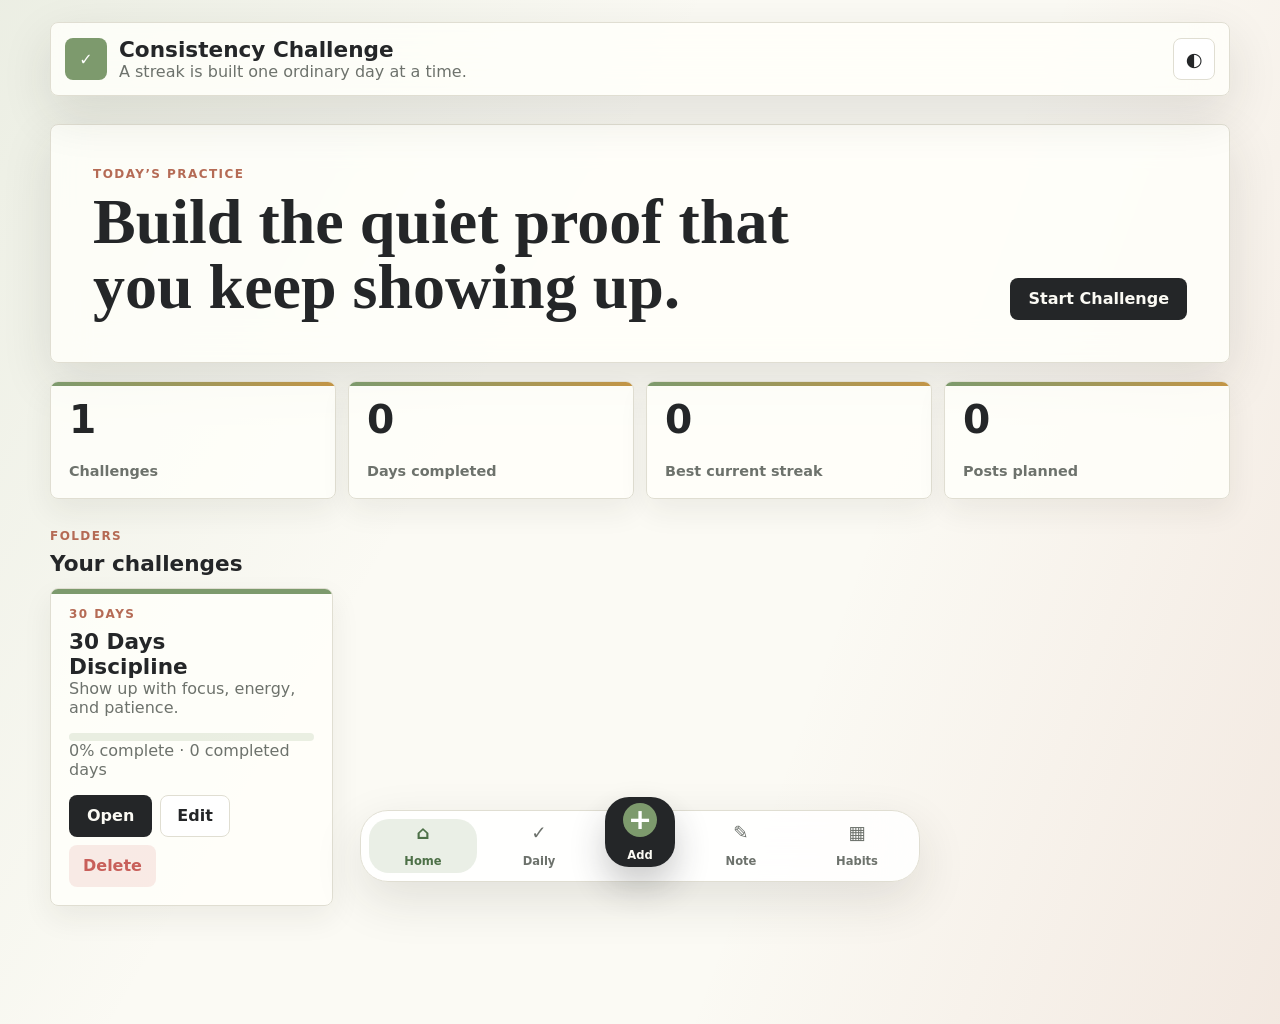
<file: index.html>
<!DOCTYPE html>
<html lang="en">
<head>
  <meta charset="UTF-8">
  <meta name="viewport" content="width=device-width, initial-scale=1.0">
  <title>Consistency Challenge</title>
  <link rel="stylesheet" href="style.css">
</head>
<body>
  <div class="app-shell">
    <header class="topbar">
      <button class="icon-button ghost hidden" id="backBtn" aria-label="Back to dashboard">←</button>
      <div class="brand">
        <span class="brand-mark">✓</span>
        <div>
          <h1>Consistency Challenge</h1>
          <p id="quoteText">Small promises, kept daily.</p>
        </div>
      </div>
      <div class="topbar-actions">
        <button class="icon-button" id="themeToggle" aria-label="Toggle dark mode">◐</button>
      </div>
    </header>

    <main>
      <section id="homeView" class="view active">
        <div class="home-hero">
          <div>
            <p class="eyebrow">Today’s practice</p>
            <h2>Build the quiet proof that you keep showing up.</h2>
          </div>
          <button class="primary-button" id="newChallengeBtn">Start Challenge</button>
        </div>

        <div class="stats-grid" id="homeStats"></div>

        <div class="section-heading">
          <div>
            <p class="eyebrow">Folders</p>
            <h3>Your challenges</h3>
          </div>
        </div>
        <div class="challenge-grid" id="challengeGrid"></div>
      </section>

      <section id="workspaceView" class="view">
        <div class="workspace-head">
          <div>
            <p class="eyebrow" id="workspaceMeta">Challenge</p>
            <h2 id="workspaceTitle"></h2>
            <p id="workspaceGoal" class="muted"></p>
          </div>
          <div class="workspace-progress">
            <span id="workspacePct">0%</span>
            <small>overall</small>
          </div>
        </div>

        <nav class="tabs" aria-label="Challenge sections">
          <button class="tab active" data-tab="daily">Daily</button>
          <button class="tab" data-tab="createNote">CreateNote</button>
          <button class="tab" data-tab="habits">Habits</button>
          <button class="tab" data-tab="analytics">Analytics</button>
          <button class="tab" data-tab="calendar">Calendar</button>
        </nav>

        <div id="dailyTab" class="tab-panel active"></div>
        <div id="createNoteTab" class="tab-panel"></div>
        <div id="habitsTab" class="tab-panel"></div>
        <div id="analyticsTab" class="tab-panel"></div>
        <div id="calendarTab" class="tab-panel"></div>
      </section>
    </main>
  </div>

  <nav class="bottom-nav" id="bottomNav" aria-label="Quick navigation">
    <button class="nav-item active" data-bottom-home>
      <span>⌂</span>
      <small>Home</small>
    </button>
    <button class="nav-item" data-bottom-tab="daily">
      <span>✓</span>
      <small>Daily</small>
    </button>
    <button class="nav-add" id="navAddBtn" aria-label="Add">
      <span>+</span>
      <small id="navAddLabel">Add</small>
    </button>
    <button class="nav-item" data-bottom-tab="createNote">
      <span>✎</span>
      <small>Note</small>
    </button>
    <button class="nav-item" data-bottom-tab="habits">
      <span>▦</span>
      <small>Habits</small>
    </button>
  </nav>

  <div class="modal-backdrop" id="challengeModal" aria-hidden="true">
    <form class="modal" id="challengeForm">
      <div class="modal-head">
        <h3 id="challengeModalTitle">Create challenge</h3>
        <button type="button" class="icon-button ghost" data-close="challengeModal" aria-label="Close">×</button>
      </div>
      <label>Challenge name<input name="name" required maxlength="48" placeholder="30 Days Discipline"></label>
      <div class="form-row">
        <label>Duration<input name="duration" type="number" min="7" max="365" required value="30"></label>
        <label>Start date<input name="startDate" type="date" required></label>
      </div>
      <label>Accent color<input name="accent" type="color" value="#7D9A6D"></label>
      <label>Motivation goal<textarea name="goal" rows="3" placeholder="Why does this season matter?"></textarea></label>
      <div class="modal-actions">
        <button type="button" class="secondary-button" data-close="challengeModal">Cancel</button>
        <button class="primary-button" type="submit">Save Challenge</button>
      </div>
    </form>
  </div>

  <div class="modal-backdrop" id="habitModal" aria-hidden="true">
    <form class="modal" id="habitForm">
      <div class="modal-head">
        <h3>Add habit</h3>
        <button type="button" class="icon-button ghost" data-close="habitModal" aria-label="Close">×</button>
      </div>
      <div class="icon-picker" id="iconPicker"></div>
      <label>Habit name<input name="name" required maxlength="42" placeholder="Read 10 pages"></label>
      <div class="form-row">
        <label>Target time<input name="time" type="time"></label>
        <label>Icon<input name="icon" id="habitIconInput" readonly value="📚"></label>
      </div>
      <label>Description<textarea name="description" rows="3" placeholder="Optional note or success criteria"></textarea></label>
      <div class="modal-actions">
        <button type="button" class="secondary-button" data-close="habitModal">Cancel</button>
        <button class="primary-button" type="submit">Add Habit</button>
      </div>
    </form>
  </div>

  <div class="toast" id="toast"></div>
  <div class="celebration" id="celebration" aria-hidden="true">
    <div class="celebration-card">
      <button class="icon-button ghost" id="closeCelebration" aria-label="Close">×</button>
      <span class="spark">✦</span>
      <h3>Day complete</h3>
      <p>You kept today’s promise. That counts.</p>
    </div>
  </div>

  <canvas id="confettiCanvas" aria-hidden="true"></canvas>
  <script src="script.js"></script>
</body>
</html>
</file>
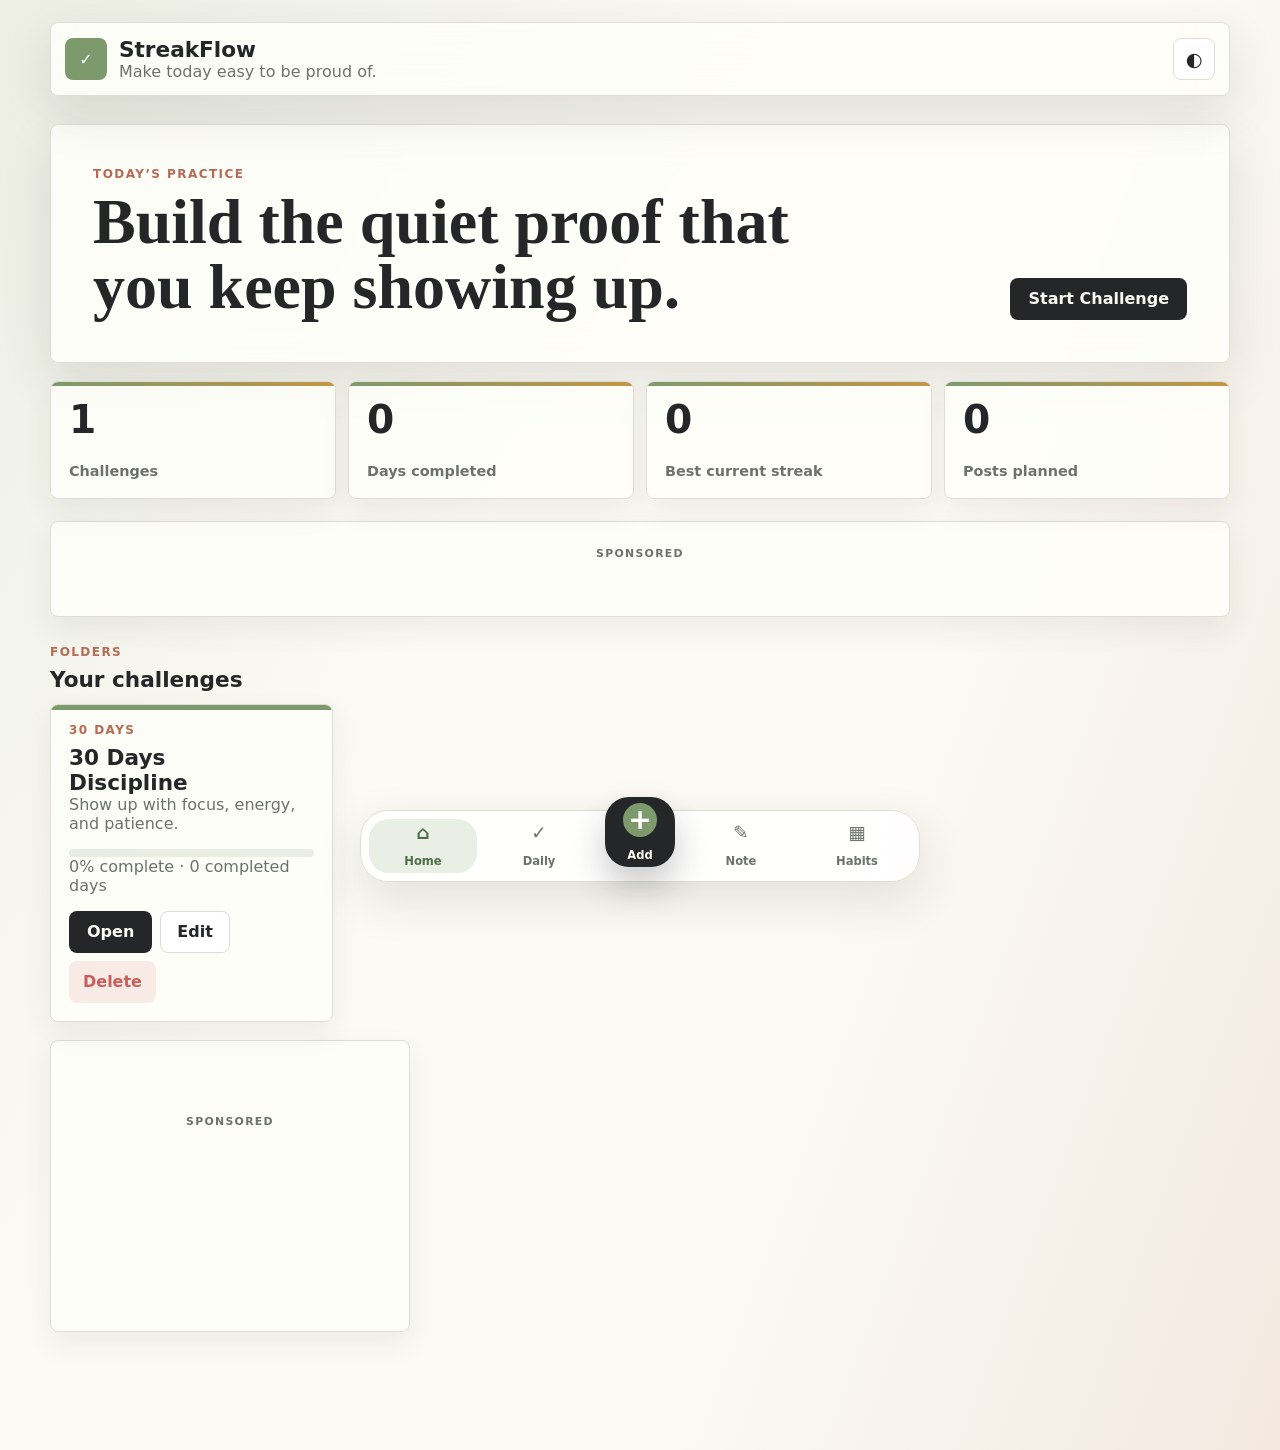
<file: V1/index.html>
<!DOCTYPE html>
<html lang="en">
<head>
  <meta charset="UTF-8">
  <meta name="viewport" content="width=device-width, initial-scale=1.0">
  <title>StreakFlow</title>
  <link rel="stylesheet" href="style.css">
</head>
<body>
  <div class="app-shell">
    <header class="topbar">
      <button class="icon-button ghost hidden" id="backBtn" aria-label="Back to dashboard">←</button>
      <div class="brand">
        <span class="brand-mark">✓</span>
        <div>
          <h1>StreakFlow</h1>
          <p id="quoteText">Small promises, kept daily.</p>
        </div>
      </div>
      <div class="topbar-actions">
        <button class="icon-button" id="themeToggle" aria-label="Toggle dark mode">◐</button>
      </div>
    </header>

    <main>
      <section id="homeView" class="view active">
        <div class="home-hero">
          <div>
            <p class="eyebrow">Today’s practice</p>
            <h2>Build the quiet proof that you keep showing up.</h2>
          </div>
          <button class="primary-button" id="newChallengeBtn">Start Challenge</button>
        </div>

        <div class="stats-grid" id="homeStats"></div>

        <section class="ad-slot home-native-ad" aria-label="Sponsored">
          <div class="ad-label">Sponsored</div>
          <div class="ad-frame">
            <div id="container-b2de646a9c5e744002e39f02c521c6ff"></div>
          </div>
        </section>

        <div class="section-heading">
          <div>
            <p class="eyebrow">Folders</p>
            <h3>Your challenges</h3>
          </div>
        </div>
        <div class="challenge-grid" id="challengeGrid"></div>

        <section class="ad-slot home-banner-ad" aria-label="Sponsored">
          <div class="ad-label">Sponsored</div>
          <div class="ad-frame" id="homeBannerAdSlot"></div>
        </section>
      </section>

      <section id="workspaceView" class="view">
        <div class="workspace-head">
          <div>
            <p class="eyebrow" id="workspaceMeta">Challenge</p>
            <h2 id="workspaceTitle"></h2>
            <p id="workspaceGoal" class="muted"></p>
          </div>
          <div class="workspace-progress">
            <span id="workspacePct">0%</span>
            <small>overall</small>
          </div>
        </div>

        <nav class="tabs" aria-label="Challenge sections">
          <button class="tab active" data-tab="daily">Daily</button>
          <button class="tab" data-tab="habits">Habits</button>
          <button class="tab" data-tab="analytics">Analytics</button>
          <button class="tab" data-tab="calendar">Calendar</button>
        </nav>

        <div id="dailyTab" class="tab-panel active"></div>
        <div id="habitsTab" class="tab-panel"></div>
        <div id="analyticsTab" class="tab-panel"></div>
        <div id="calendarTab" class="tab-panel"></div>
      </section>
    </main>
  </div>

  <nav class="bottom-nav" id="bottomNav" aria-label="Quick navigation">
    <button class="nav-item active" data-bottom-home>
      <span>⌂</span>
      <small>Home</small>
    </button>
    <button class="nav-item" data-bottom-tab="daily">
      <span>✓</span>
      <small>Daily</small>
    </button>
    <button class="nav-add" id="navAddBtn" aria-label="Add">
      <span>+</span>
      <small id="navAddLabel">Add</small>
    </button>
    <a class="nav-item" href="createnote.html">
      <span>✎</span>
      <small>Note</small>
    </a>
    <button class="nav-item" data-bottom-tab="habits">
      <span>▦</span>
      <small>Habits</small>
    </button>
  </nav>

  <div class="modal-backdrop" id="challengeModal" aria-hidden="true">
    <form class="modal" id="challengeForm">
      <div class="modal-head">
        <h3 id="challengeModalTitle">Create challenge</h3>
        <button type="button" class="icon-button ghost" data-close="challengeModal" aria-label="Close">×</button>
      </div>
      <label>Challenge name<input name="name" required maxlength="48" placeholder="30 Days Discipline"></label>
      <div class="form-row">
        <label>Duration<input name="duration" type="number" min="7" max="365" required value="30"></label>
        <label>Start date<input name="startDate" type="date" required></label>
      </div>
      <label>Accent color<input name="accent" type="color" value="#7D9A6D"></label>
      <label>Motivation goal<textarea name="goal" rows="3" placeholder="Why does this season matter?"></textarea></label>
      <div class="modal-actions">
        <button type="button" class="secondary-button" data-close="challengeModal">Cancel</button>
        <button class="primary-button" type="submit">Save Challenge</button>
      </div>
    </form>
  </div>

  <div class="modal-backdrop" id="habitModal" aria-hidden="true">
    <form class="modal" id="habitForm">
      <div class="modal-head">
        <h3>Add habit</h3>
        <button type="button" class="icon-button ghost" data-close="habitModal" aria-label="Close">×</button>
      </div>
      <div class="icon-picker" id="iconPicker"></div>
      <label>Habit name<input name="name" required maxlength="42" placeholder="Read 10 pages"></label>
      <div class="form-row">
        <label>Target time<input name="time" type="time"></label>
        <label>Icon<input name="icon" id="habitIconInput" readonly value="📚"></label>
      </div>
      <label>Description<textarea name="description" rows="3" placeholder="Optional note or success criteria"></textarea></label>
      <div class="modal-actions">
        <button type="button" class="secondary-button" data-close="habitModal">Cancel</button>
        <button class="primary-button" type="submit">Add Habit</button>
      </div>
    </form>
  </div>

  <div class="toast" id="toast"></div>
  <div class="celebration" id="celebration" aria-hidden="true">
    <div class="celebration-card">
      <button class="icon-button ghost" id="closeCelebration" aria-label="Close">×</button>
      <span class="spark">✦</span>
      <h3>Day complete</h3>
      <p>You kept today’s promise. That counts.</p>
    </div>
  </div>

  <canvas id="confettiCanvas" aria-hidden="true"></canvas>
  <script src="script.js"></script>
</body>
</html>
</file>
<file: style.css>
:root {
  --paper: #fbfaf4;
  --surface: rgba(255, 255, 250, 0.82);
  --surface-strong: #ffffff;
  --ink: #242628;
  --muted: #6d726c;
  --line: #e0ded2;
  --primary: #7d9a6d;
  --primary-dark: #4d7047;
  --clay: #b56b55;
  --gold: #c39546;
  --danger: #c85f5a;
  --shadow: 0 18px 50px rgba(44, 42, 35, 0.12);
  --radius: 8px;
  --font: Inter, ui-sans-serif, system-ui, -apple-system, BlinkMacSystemFont, "Segoe UI", sans-serif;
  --serif: Georgia, "Times New Roman", serif;
}

* { box-sizing: border-box; }

html, body {
  overflow-x: hidden;
}

body {
  margin: 0;
  min-height: 100vh;
  color: var(--ink);
  font-family: var(--font);
  background:
    linear-gradient(120deg, rgba(125, 154, 109, 0.12), transparent 38%),
    linear-gradient(290deg, rgba(181, 107, 85, 0.12), transparent 36%),
    var(--paper);
  transition: background 0.25s ease, color 0.25s ease;
}

body.dark {
  --paper: #171a18;
  --surface: rgba(30, 34, 30, 0.86);
  --surface-strong: #232823;
  --ink: #f2f0e8;
  --muted: #a9afa5;
  --line: #3b413b;
  --primary: #9dbc8a;
  --primary-dark: #bfd4b0;
  --clay: #d28b78;
  --gold: #d6b15f;
  --danger: #df807b;
  --shadow: 0 20px 55px rgba(0, 0, 0, 0.34);
}

button, input, textarea { font: inherit; }
button { cursor: pointer; }

.app-shell {
  width: min(1180px, calc(100% - 32px));
  margin: 0 auto;
  padding: 22px 0 118px;
}

.topbar, .home-hero, .workspace-head, .modal, .celebration-card {
  background: var(--surface);
  border: 1px solid var(--line);
  border-radius: var(--radius);
  box-shadow: var(--shadow);
  backdrop-filter: blur(18px);
}

.topbar {
  display: flex;
  align-items: center;
  justify-content: space-between;
  gap: 14px;
  padding: 14px;
  position: sticky;
  top: 12px;
  z-index: 10;
}

.brand {
  display: flex;
  align-items: center;
  gap: 12px;
  min-width: 0;
}

.brand-mark {
  display: grid;
  place-items: center;
  width: 42px;
  height: 42px;
  border-radius: var(--radius);
  background: var(--primary);
  color: white;
  font-weight: 800;
}

h1, h2, h3, p { margin: 0; }
h1 { font-size: clamp(1rem, 3vw, 1.35rem); }
h2 { font-family: var(--serif); font-size: clamp(2rem, 5vw, 4rem); line-height: 1.02; letter-spacing: 0; overflow-wrap: anywhere; }
h3 { font-size: 1.35rem; }

.brand p, .muted { color: var(--muted); }
.eyebrow {
  color: var(--clay);
  font-size: 0.75rem;
  font-weight: 800;
  letter-spacing: 0.12em;
  text-transform: uppercase;
  margin-bottom: 8px;
}

.view { display: none; animation: rise 0.28s ease; }
.view.active { display: block; }

.home-hero {
  display: flex;
  justify-content: space-between;
  align-items: end;
  gap: 20px;
  margin: 28px 0 18px;
  padding: clamp(22px, 5vw, 42px);
}

.home-hero h2 { max-width: 780px; }
.home-hero > *, .workspace-head > *, .tracker-card > *, .day-card > * { min-width: 0; }

.primary-button, .secondary-button, .danger-button, .icon-button, .tab {
  border: 0;
  border-radius: var(--radius);
  min-height: 42px;
  transition: transform 0.16s ease, opacity 0.16s ease, background 0.2s ease;
}

.primary-button {
  background: var(--ink);
  color: var(--paper);
  padding: 0 18px;
  font-weight: 800;
  white-space: nowrap;
}

.secondary-button {
  background: var(--surface-strong);
  color: var(--ink);
  border: 1px solid var(--line);
  padding: 0 16px;
  font-weight: 700;
}

.danger-button {
  background: rgba(200, 95, 90, 0.12);
  color: var(--danger);
  padding: 0 14px;
  font-weight: 800;
}

.icon-button {
  width: 42px;
  display: grid;
  place-items: center;
  background: var(--surface-strong);
  border: 1px solid var(--line);
  color: var(--ink);
  font-size: 1.2rem;
}

.ghost { background: transparent; box-shadow: none; }
button:hover { transform: translateY(-1px); }
button:active { transform: translateY(0); }
.hidden { display: none !important; }

.stats-grid {
  display: grid;
  grid-template-columns: repeat(4, minmax(0, 1fr));
  gap: 12px;
  margin: 18px 0 30px;
}

.stat-card, .challenge-card, .habit-card, .analytics-card, .calendar, .daily-layout > *, .heatmap, .chart-card, .content-editor, .content-queue {
  background: var(--surface);
  border: 1px solid var(--line);
  border-radius: var(--radius);
  box-shadow: 0 12px 30px rgba(40, 40, 35, 0.07);
}

.stat-card {
  min-height: 118px;
  padding: 18px;
  display: grid;
  align-content: space-between;
  gap: 16px;
  position: relative;
  overflow: hidden;
}

.stat-card::before {
  content: "";
  position: absolute;
  inset: 0 0 auto;
  height: 4px;
  background: linear-gradient(90deg, var(--primary), var(--gold));
}

.stat-card strong {
  display: block;
  font-size: clamp(1.9rem, 4vw, 2.45rem);
  line-height: 1;
  letter-spacing: 0;
}

.stat-card span {
  color: var(--muted);
  font-size: 0.9rem;
  font-weight: 800;
  line-height: 1.25;
}

.section-heading {
  display: flex;
  justify-content: space-between;
  align-items: center;
  margin: 18px 0 12px;
}

.challenge-grid {
  display: grid;
  grid-template-columns: repeat(auto-fill, minmax(250px, 1fr));
  gap: 16px;
}

.challenge-card {
  padding: 18px;
  display: grid;
  gap: 16px;
  position: relative;
  overflow: hidden;
}

.challenge-card::before {
  content: "";
  position: absolute;
  inset: 0 0 auto;
  height: 5px;
  background: var(--accent, var(--primary));
}

.challenge-card h3 { padding-right: 48px; overflow-wrap: anywhere; }
.card-actions { display: flex; gap: 8px; flex-wrap: wrap; }
.progress-line { height: 8px; background: rgba(125, 154, 109, 0.16); border-radius: 999px; overflow: hidden; }
.progress-line span { display: block; height: 100%; background: var(--accent, var(--primary)); border-radius: inherit; }

.empty-state {
  grid-column: 1 / -1;
  min-height: 220px;
  display: grid;
  place-items: center;
  text-align: center;
  border: 1px dashed var(--line);
  border-radius: var(--radius);
  color: var(--muted);
  padding: 28px;
}

.workspace-head {
  margin: 28px 0 14px;
  padding: clamp(20px, 4vw, 34px);
  display: flex;
  justify-content: space-between;
  gap: 20px;
}

.workspace-progress {
  width: 104px;
  height: 104px;
  border-radius: 50%;
  border: 10px solid color-mix(in srgb, var(--primary) 35%, transparent);
  display: grid;
  place-items: center;
  align-content: center;
  flex: 0 0 auto;
}
.workspace-progress span { font-size: 1.6rem; font-weight: 900; }
.workspace-progress small { color: var(--muted); font-weight: 700; }

.tabs {
  display: flex;
  gap: 8px;
  margin: 14px 0;
  overflow-x: auto;
}

.tab {
  background: var(--surface);
  border: 1px solid var(--line);
  color: var(--muted);
  padding: 0 18px;
  font-weight: 800;
}
.tab.active { background: var(--ink); color: var(--paper); }

.tab-panel { display: none; }
.tab-panel.active { display: block; animation: rise 0.24s ease; }

.daily-layout {
  display: grid;
  grid-template-columns: 310px minmax(0, 1fr);
  gap: 16px;
}

.day-card, .tracker-card, .notes-card { padding: 20px; }
.day-card { display: grid; place-items: center; text-align: center; gap: 14px; }
.progress-ring {
  width: 180px;
  height: 180px;
  border-radius: 50%;
  display: grid;
  place-items: center;
  background: conic-gradient(var(--primary) var(--ring, 0%), rgba(125, 154, 109, 0.15) 0);
}
.progress-ring span {
  width: 132px;
  height: 132px;
  border-radius: 50%;
  background: var(--surface-strong);
  display: grid;
  place-items: center;
  font-size: 2rem;
  font-weight: 900;
}
.day-nav { display: flex; gap: 8px; flex-wrap: wrap; justify-content: center; }
.day-nav .secondary-button { min-width: 86px; }

.habit-check {
  display: grid;
  grid-template-columns: 38px minmax(0, 1fr) auto;
  gap: 12px;
  align-items: center;
  padding: 12px 0;
  border-bottom: 1px solid var(--line);
}
.habit-check:last-child { border-bottom: 0; }
.habit-check input { width: 24px; height: 24px; accent-color: var(--primary); }
.habit-check.done .habit-title { text-decoration: line-through; color: var(--muted); }
.habit-icon { font-size: 1.45rem; }
.habit-title { font-weight: 800; overflow-wrap: anywhere; }
.habit-check > span:last-child { min-width: 0; }
.habit-meta { color: var(--muted); font-size: 0.9rem; margin-top: 3px; overflow-wrap: anywhere; }

.mood-row { display: flex; gap: 8px; flex-wrap: wrap; margin: 16px 0; }
.mood-button {
  width: 44px;
  height: 44px;
  border: 1px solid var(--line);
  background: var(--surface-strong);
  border-radius: var(--radius);
  font-size: 1.35rem;
}
.mood-button.active { border-color: var(--primary); background: rgba(125, 154, 109, 0.18); }
textarea, input, select {
  width: 100%;
  border: 1px solid var(--line);
  border-radius: var(--radius);
  background: var(--surface-strong);
  color: var(--ink);
  padding: 12px;
  margin-top: 7px;
}
textarea { resize: vertical; }
#notesInput {
  min-height: 150px;
  line-height: 1.55;
}
.reflection-field {
  margin-top: 4px;
}
label { display: block; font-weight: 800; color: var(--ink); }
select { appearance: auto; }

.content-layout {
  display: grid;
  grid-template-columns: minmax(0, 1fr) 340px;
  gap: 16px;
}

.content-editor, .content-queue {
  padding: 20px;
}

.content-fields {
  display: grid;
  gap: 14px;
}

.content-tools {
  display: flex;
  gap: 8px;
  flex-wrap: wrap;
  align-items: center;
}

.content-status {
  display: inline-flex;
  align-items: center;
  min-height: 30px;
  padding: 0 10px;
  border-radius: 999px;
  background: rgba(125, 154, 109, 0.14);
  color: var(--primary-dark);
  font-size: 0.78rem;
  font-weight: 900;
}

.content-day-list {
  display: grid;
  gap: 8px;
  max-height: 620px;
  overflow: auto;
  padding-right: 4px;
}

.content-day {
  display: grid;
  grid-template-columns: 42px minmax(0, 1fr) auto;
  align-items: center;
  gap: 10px;
  width: 100%;
  min-height: 56px;
  border: 1px solid var(--line);
  border-radius: var(--radius);
  background: var(--surface-strong);
  color: var(--ink);
  padding: 8px;
  text-align: left;
}

.content-day.active {
  border-color: var(--primary);
  background: rgba(125, 154, 109, 0.13);
}

.content-day-number {
  display: grid;
  place-items: center;
  width: 38px;
  height: 38px;
  border-radius: var(--radius);
  background: rgba(181, 107, 85, 0.12);
  color: var(--clay);
  font-weight: 900;
}

.content-day-title {
  font-weight: 900;
  overflow: hidden;
  text-overflow: ellipsis;
  white-space: nowrap;
}

.content-day-meta {
  color: var(--muted);
  font-size: 0.8rem;
  font-weight: 800;
}

.status-dot {
  width: 10px;
  height: 10px;
  border-radius: 50%;
  background: var(--line);
}

.status-dot.scheduled { background: var(--gold); }
.status-dot.published { background: var(--primary); }

.habits-toolbar {
  display: flex;
  justify-content: space-between;
  gap: 14px;
  align-items: center;
  margin-bottom: 14px;
}
.habits-list { display: grid; gap: 12px; }
.habit-card {
  display: grid;
  grid-template-columns: 48px minmax(0, 1fr) auto;
  align-items: center;
  gap: 12px;
  padding: 14px;
}
.habit-card .habit-icon {
  width: 48px;
  height: 48px;
  display: grid;
  place-items: center;
  background: rgba(125, 154, 109, 0.14);
  border-radius: var(--radius);
}

.analytics-grid {
  display: grid;
  grid-template-columns: repeat(4, 1fr);
  gap: 12px;
  margin-bottom: 16px;
}
.analytics-card { padding: 16px; }
.analytics-card strong { display: block; font-size: 1.8rem; }
.analytics-card span { color: var(--muted); font-weight: 700; }
.chart-card, .heatmap { padding: 18px; margin-bottom: 16px; }
.bar-chart { display: grid; grid-template-columns: repeat(7, 1fr); gap: 10px; align-items: end; height: 190px; margin-top: 18px; }
.bar { min-height: 12px; background: var(--primary); border-radius: var(--radius) var(--radius) 0 0; display: grid; align-items: end; justify-items: center; color: var(--paper); font-size: 0.72rem; font-weight: 900; padding-bottom: 5px; }
.bar-labels { display: grid; grid-template-columns: repeat(7, 1fr); gap: 10px; color: var(--muted); font-weight: 800; text-align: center; margin-top: 8px; font-size: 0.8rem; }
.heatmap-grid { display: grid; grid-template-columns: repeat(auto-fill, minmax(28px, 1fr)); gap: 7px; margin-top: 14px; }
.heat-cell {
  min-height: 30px;
  border-radius: 6px;
  display: grid;
  place-items: center;
  color: white;
  font-size: 0.75rem;
  font-weight: 900;
  background: var(--line);
}
.heat-cell.full { background: var(--primary); }
.heat-cell.partial { background: color-mix(in srgb, var(--primary) 48%, var(--line)); }
.heat-cell.missed { background: var(--danger); }
.heat-cell.future { opacity: 0.45; color: var(--muted); }

.calendar { padding: 18px; }
.calendar-head { display: flex; justify-content: space-between; align-items: center; gap: 12px; margin-bottom: 12px; }
.calendar-grid { display: grid; grid-template-columns: repeat(7, 1fr); gap: 8px; }
.weekday { color: var(--muted); font-weight: 900; text-align: center; font-size: 0.8rem; }
.calendar-day {
  aspect-ratio: 1;
  border: 1px solid var(--line);
  background: var(--surface-strong);
  color: var(--ink);
  border-radius: var(--radius);
  display: grid;
  place-items: center;
  font-weight: 800;
}
.calendar-day.full { background: rgba(125, 154, 109, 0.28); border-color: var(--primary); }
.calendar-day.missed { background: rgba(200, 95, 90, 0.22); border-color: var(--danger); }
.calendar-day.today { outline: 3px solid var(--gold); }
.calendar-day.outside { opacity: 0.28; }

.bottom-nav {
  position: fixed;
  left: 50%;
  bottom: 18px;
  transform: translateX(-50%);
  width: min(560px, calc(100% - 28px));
  min-height: 72px;
  display: grid;
  grid-template-columns: repeat(2, minmax(0, 1fr)) 78px repeat(2, minmax(0, 1fr));
  align-items: center;
  gap: 8px;
  padding: 8px;
  border: 1px solid var(--line);
  border-radius: 28px;
  background: color-mix(in srgb, var(--surface-strong) 86%, transparent);
  box-shadow: var(--shadow);
  backdrop-filter: blur(22px);
  z-index: 18;
}

.nav-item, .nav-add {
  border: 0;
  min-width: 0;
  color: var(--muted);
  border-radius: 20px;
  background: transparent;
  display: grid;
  place-items: center;
  gap: 2px;
  min-height: 54px;
  font-weight: 900;
}

.nav-item span {
  font-size: 1.15rem;
  line-height: 1;
}

.nav-item small, .nav-add small {
  font-size: 0.72rem;
  font-weight: 900;
}

.nav-item.active {
  background: rgba(125, 154, 109, 0.16);
  color: var(--primary-dark);
}

.nav-add {
  width: 70px;
  height: 70px;
  margin: -28px auto 0;
  border-radius: 24px;
  background: var(--ink);
  color: var(--paper);
  box-shadow: 0 18px 35px rgba(36, 38, 40, 0.24);
}

.nav-add span {
  width: 34px;
  height: 34px;
  display: grid;
  place-items: center;
  border-radius: 50%;
  background: var(--primary);
  color: white;
  font-size: 1.8rem;
  line-height: 1;
}

.modal-backdrop, .celebration {
  position: fixed;
  inset: 0;
  background: rgba(20, 22, 20, 0.45);
  display: none;
  place-items: center;
  padding: 18px;
  z-index: 20;
}
.modal-backdrop.active, .celebration.active { display: grid; }
.modal {
  width: min(520px, 100%);
  padding: 20px;
  display: grid;
  gap: 14px;
}
.modal-head, .modal-actions, .form-row { display: flex; gap: 12px; align-items: center; }
.modal-head { justify-content: space-between; }
.modal-actions { justify-content: end; flex-wrap: wrap; }
.form-row > * { flex: 1; min-width: 0; }
.icon-picker { display: grid; grid-template-columns: repeat(8, 1fr); gap: 8px; }
.icon-choice {
  height: 44px;
  border: 1px solid var(--line);
  background: var(--surface-strong);
  border-radius: var(--radius);
  font-size: 1.35rem;
}
.icon-choice.active { border-color: var(--primary); background: rgba(125, 154, 109, 0.16); }

.toast {
  position: fixed;
  left: 50%;
  bottom: 24px;
  transform: translate(-50%, 20px);
  background: var(--ink);
  color: var(--paper);
  padding: 12px 16px;
  border-radius: var(--radius);
  opacity: 0;
  pointer-events: none;
  transition: all 0.22s ease;
  z-index: 40;
  font-weight: 800;
}
.toast.active { opacity: 1; transform: translate(-50%, 0); }
.celebration-card { width: min(360px, 100%); padding: 28px; text-align: center; position: relative; }
.celebration-card .icon-button { position: absolute; right: 8px; top: 8px; }
.spark { color: var(--gold); font-size: 3rem; }
#confettiCanvas { position: fixed; inset: 0; pointer-events: none; z-index: 35; }

@keyframes rise {
  from { opacity: 0; transform: translateY(8px); }
  to { opacity: 1; transform: translateY(0); }
}

@media (max-width: 860px) {
  .home-hero, .workspace-head, .daily-layout, .content-layout { grid-template-columns: 1fr; }
  .home-hero, .workspace-head { display: grid; align-items: start; }
  .stats-grid, .analytics-grid { grid-template-columns: repeat(2, 1fr); }
  .workspace-progress { width: 88px; height: 88px; }
}

@media (max-width: 560px) {
  .app-shell { width: calc(100vw - 22px); max-width: calc(100vw - 22px); padding-top: 10px; padding-bottom: 108px; }
  .topbar { top: 8px; }
  .brand-mark { width: 36px; height: 36px; }
  .brand p { display: none; }
  .home-hero { padding: 20px; gap: 18px; }
  .home-hero h2 {
    width: calc(100vw - 62px);
    max-width: calc(100vw - 62px);
    font-size: clamp(1.85rem, 10.5vw, 2.55rem);
    line-height: 1.06;
    word-break: normal;
  }
  .home-hero .primary-button {
    width: calc(100vw - 62px);
    max-width: calc(100vw - 62px);
    white-space: normal;
  }
  .stats-grid {
    grid-template-columns: repeat(2, minmax(0, 1fr));
    gap: 10px;
  }
  .stat-card {
    min-height: 104px;
    padding: 14px;
    gap: 12px;
  }
  .stat-card strong {
    font-size: 2rem;
  }
  .stat-card span {
    font-size: 0.74rem;
    overflow-wrap: anywhere;
  }
  .analytics-grid, .challenge-grid { grid-template-columns: 1fr; }
  .daily-layout { gap: 12px; }
  .day-card, .tracker-card, .notes-card {
    padding: 14px;
  }
  .day-card {
    grid-template-columns: 94px minmax(0, 1fr);
    justify-items: start;
    text-align: left;
    gap: 12px;
  }
  .progress-ring {
    width: 92px;
    height: 92px;
  }
  .progress-ring span {
    width: 68px;
    height: 68px;
    font-size: 1rem;
  }
  .day-nav {
    grid-column: 1 / -1;
    display: grid;
    grid-template-columns: repeat(3, 1fr);
    width: 100%;
    gap: 6px;
  }
  .day-nav .secondary-button {
    min-width: 0;
    min-height: 40px;
    padding: 0 8px;
    font-size: 0.82rem;
  }
  .tracker-card .section-heading {
    align-items: start;
    margin-top: 0;
  }
  .habit-card { grid-template-columns: 38px minmax(0, 1fr); }
  .habit-check { grid-template-columns: 34px 30px minmax(0, 1fr); }
  .habit-check {
    gap: 9px;
    align-items: start;
    padding: 14px 0;
  }
  .habit-check input {
    width: 22px;
    height: 22px;
    margin-top: 3px;
  }
  .habit-icon {
    font-size: 1.25rem;
    line-height: 1.25;
  }
  .habit-title {
    display: block;
    font-size: 0.98rem;
    line-height: 1.25;
  }
  .habit-meta {
    display: block;
    font-size: 0.82rem;
    line-height: 1.35;
  }
  .mood-row {
    display: grid;
    grid-template-columns: repeat(5, minmax(0, 1fr));
    gap: 7px;
  }
  .mood-button {
    width: 100%;
    height: 42px;
    font-size: 1.18rem;
  }
  #notesInput {
    min-height: 170px;
    font-size: 0.95rem;
  }
  .reflection-field {
    margin-top: 12px;
  }
  .content-day { grid-template-columns: 38px minmax(0, 1fr); }
  .content-day .status-dot { grid-column: 2; }
  .habit-card .danger-button, .habit-check small { grid-column: 2; justify-self: start; }
  .form-row, .modal-actions { display: grid; }
  .icon-picker { grid-template-columns: repeat(4, 1fr); }
  .calendar-grid { gap: 5px; }
  .bottom-nav {
    bottom: 10px;
    width: min(100% - 14px, 560px);
    grid-template-columns: repeat(2, minmax(0, 1fr)) 68px repeat(2, minmax(0, 1fr));
    border-radius: 22px;
  }
  .nav-item small, .nav-add small { font-size: 0.66rem; }
  .nav-add {
    width: 64px;
    height: 64px;
    border-radius: 22px;
  }
}
</file>
<file: V1/style.css>
:root {
  --paper: #fbfaf4;
  --surface: rgba(255, 255, 250, 0.82);
  --surface-strong: #ffffff;
  --ink: #242628;
  --muted: #6d726c;
  --line: #e0ded2;
  --primary: #7d9a6d;
  --primary-dark: #4d7047;
  --clay: #b56b55;
  --gold: #c39546;
  --danger: #c85f5a;
  --shadow: 0 18px 50px rgba(44, 42, 35, 0.12);
  --radius: 8px;
  --font: Inter, ui-sans-serif, system-ui, -apple-system, BlinkMacSystemFont, "Segoe UI", sans-serif;
  --serif: Georgia, "Times New Roman", serif;
}

* { box-sizing: border-box; }

html, body {
  overflow-x: hidden;
}

body {
  margin: 0;
  min-height: 100vh;
  color: var(--ink);
  font-family: var(--font);
  background:
    linear-gradient(120deg, rgba(125, 154, 109, 0.12), transparent 38%),
    linear-gradient(290deg, rgba(181, 107, 85, 0.12), transparent 36%),
    var(--paper);
  transition: background 0.25s ease, color 0.25s ease;
}

body.dark {
  --paper: #171a18;
  --surface: rgba(30, 34, 30, 0.86);
  --surface-strong: #232823;
  --ink: #f2f0e8;
  --muted: #a9afa5;
  --line: #3b413b;
  --primary: #9dbc8a;
  --primary-dark: #bfd4b0;
  --clay: #d28b78;
  --gold: #d6b15f;
  --danger: #df807b;
  --shadow: 0 20px 55px rgba(0, 0, 0, 0.34);
}

button, input, textarea { font: inherit; }
button { cursor: pointer; }

.app-shell {
  width: min(1180px, calc(100% - 32px));
  margin: 0 auto;
  padding: 22px 0 118px;
}

.topbar, .home-hero, .workspace-head, .modal, .celebration-card {
  background: var(--surface);
  border: 1px solid var(--line);
  border-radius: var(--radius);
  box-shadow: var(--shadow);
  backdrop-filter: blur(18px);
}

.topbar {
  display: flex;
  align-items: center;
  justify-content: space-between;
  gap: 14px;
  padding: 14px;
  position: sticky;
  top: 12px;
  z-index: 10;
}

.brand {
  display: flex;
  align-items: center;
  gap: 12px;
  min-width: 0;
}

.brand-mark {
  display: grid;
  place-items: center;
  width: 42px;
  height: 42px;
  border-radius: var(--radius);
  background: var(--primary);
  color: white;
  font-weight: 800;
}

h1, h2, h3, p { margin: 0; }
h1 { font-size: clamp(1rem, 3vw, 1.35rem); }
h2 { font-family: var(--serif); font-size: clamp(2rem, 5vw, 4rem); line-height: 1.02; letter-spacing: 0; overflow-wrap: anywhere; }
h3 { font-size: 1.35rem; }

.brand p, .muted { color: var(--muted); }
.eyebrow {
  color: var(--clay);
  font-size: 0.75rem;
  font-weight: 800;
  letter-spacing: 0.12em;
  text-transform: uppercase;
  margin-bottom: 8px;
}

.view { display: none; animation: rise 0.28s ease; }
.view.active { display: block; }

.home-hero {
  display: flex;
  justify-content: space-between;
  align-items: end;
  gap: 20px;
  margin: 28px 0 18px;
  padding: clamp(22px, 5vw, 42px);
}

.home-hero h2 { max-width: 780px; }
.home-hero > *, .workspace-head > *, .tracker-card > *, .day-card > * { min-width: 0; }

.primary-button, .secondary-button, .danger-button, .icon-button, .tab {
  border: 0;
  border-radius: var(--radius);
  min-height: 42px;
  transition: transform 0.16s ease, opacity 0.16s ease, background 0.2s ease;
}

.primary-button {
  background: var(--ink);
  color: var(--paper);
  padding: 0 18px;
  font-weight: 800;
  white-space: nowrap;
}

.secondary-button {
  background: var(--surface-strong);
  color: var(--ink);
  border: 1px solid var(--line);
  padding: 0 16px;
  font-weight: 700;
}

.danger-button {
  background: rgba(200, 95, 90, 0.12);
  color: var(--danger);
  padding: 0 14px;
  font-weight: 800;
}

.icon-button {
  width: 42px;
  display: grid;
  place-items: center;
  background: var(--surface-strong);
  border: 1px solid var(--line);
  color: var(--ink);
  font-size: 1.2rem;
}

.ghost { background: transparent; box-shadow: none; }
button:hover { transform: translateY(-1px); }
button:active { transform: translateY(0); }
.hidden { display: none !important; }

.stats-grid {
  display: grid;
  grid-template-columns: repeat(4, minmax(0, 1fr));
  gap: 12px;
  margin: 18px 0 30px;
}

.stat-card, .challenge-card, .habit-card, .analytics-card, .calendar, .daily-layout > *, .heatmap, .chart-card, .content-editor, .content-queue, .ad-slot {
  background: var(--surface);
  border: 1px solid var(--line);
  border-radius: var(--radius);
  box-shadow: 0 12px 30px rgba(40, 40, 35, 0.07);
}

.stat-card {
  min-height: 118px;
  padding: 18px;
  display: grid;
  align-content: space-between;
  gap: 16px;
  position: relative;
  overflow: hidden;
}

.stat-card::before {
  content: "";
  position: absolute;
  inset: 0 0 auto;
  height: 4px;
  background: linear-gradient(90deg, var(--primary), var(--gold));
}

.stat-card strong {
  display: block;
  font-size: clamp(1.9rem, 4vw, 2.45rem);
  line-height: 1;
  letter-spacing: 0;
}

.stat-card span {
  color: var(--muted);
  font-size: 0.9rem;
  font-weight: 800;
  line-height: 1.25;
}

.ad-slot {
  min-height: 96px;
  padding: 14px;
  display: grid;
  place-items: center;
  overflow: hidden;
}

.home-native-ad {
  margin: -8px 0 28px;
}

.home-banner-ad {
  width: min(360px, 100%);
  min-height: 292px;
  margin: 18px 0 0;
}

.ad-label {
  width: 100%;
  margin-bottom: 8px;
  color: var(--muted);
  font-size: 0.68rem;
  font-weight: 900;
  letter-spacing: 0.12em;
  text-align: center;
  text-transform: uppercase;
}

.ad-frame {
  width: 100%;
  display: grid;
  place-items: center;
}

.section-heading {
  display: flex;
  justify-content: space-between;
  align-items: center;
  margin: 18px 0 12px;
}

.challenge-grid {
  display: grid;
  grid-template-columns: repeat(auto-fill, minmax(250px, 1fr));
  gap: 16px;
}

.challenge-card {
  padding: 18px;
  display: grid;
  gap: 16px;
  position: relative;
  overflow: hidden;
}

.challenge-card::before {
  content: "";
  position: absolute;
  inset: 0 0 auto;
  height: 5px;
  background: var(--accent, var(--primary));
}

.challenge-card h3 { padding-right: 48px; overflow-wrap: anywhere; }
.card-actions { display: flex; gap: 8px; flex-wrap: wrap; }
.progress-line { height: 8px; background: rgba(125, 154, 109, 0.16); border-radius: 999px; overflow: hidden; }
.progress-line span { display: block; height: 100%; background: var(--accent, var(--primary)); border-radius: inherit; }

.empty-state {
  grid-column: 1 / -1;
  min-height: 220px;
  display: grid;
  place-items: center;
  text-align: center;
  border: 1px dashed var(--line);
  border-radius: var(--radius);
  color: var(--muted);
  padding: 28px;
}

.workspace-head {
  margin: 28px 0 14px;
  padding: clamp(20px, 4vw, 34px);
  display: flex;
  justify-content: space-between;
  gap: 20px;
}

.workspace-progress {
  width: 104px;
  height: 104px;
  border-radius: 50%;
  border: 10px solid color-mix(in srgb, var(--primary) 35%, transparent);
  display: grid;
  place-items: center;
  align-content: center;
  flex: 0 0 auto;
}
.workspace-progress span { font-size: 1.6rem; font-weight: 900; }
.workspace-progress small { color: var(--muted); font-weight: 700; }

.tabs {
  display: flex;
  gap: 8px;
  margin: 14px 0;
  overflow-x: auto;
}

.tab {
  background: var(--surface);
  border: 1px solid var(--line);
  color: var(--muted);
  padding: 0 18px;
  font-weight: 800;
}
.tab.active { background: var(--ink); color: var(--paper); }

.tab-panel { display: none; }
.tab-panel.active { display: block; animation: rise 0.24s ease; }

.daily-layout {
  display: grid;
  grid-template-columns: 310px minmax(0, 1fr);
  gap: 16px;
}

.day-card, .tracker-card, .notes-card { padding: 20px; }
.day-card { display: grid; place-items: center; text-align: center; gap: 14px; }
.progress-ring {
  width: 180px;
  height: 180px;
  border-radius: 50%;
  display: grid;
  place-items: center;
  background: conic-gradient(var(--primary) var(--ring, 0%), rgba(125, 154, 109, 0.15) 0);
}
.progress-ring span {
  width: 132px;
  height: 132px;
  border-radius: 50%;
  background: var(--surface-strong);
  display: grid;
  place-items: center;
  font-size: 2rem;
  font-weight: 900;
}
.day-nav { display: flex; gap: 8px; flex-wrap: wrap; justify-content: center; }
.day-nav .secondary-button { min-width: 86px; }

.habit-check {
  display: grid;
  grid-template-columns: 38px minmax(0, 1fr) auto;
  gap: 12px;
  align-items: center;
  padding: 12px 0;
  border-bottom: 1px solid var(--line);
}
.habit-check:last-child { border-bottom: 0; }
.habit-check input { width: 24px; height: 24px; accent-color: var(--primary); }
.habit-check.done .habit-title { text-decoration: line-through; color: var(--muted); }
.habit-icon { font-size: 1.45rem; }
.habit-title { font-weight: 800; overflow-wrap: anywhere; }
.habit-check > span:last-child { min-width: 0; }
.habit-meta { color: var(--muted); font-size: 0.9rem; margin-top: 3px; overflow-wrap: anywhere; }

.mood-row { display: flex; gap: 8px; flex-wrap: wrap; margin: 16px 0; }
.mood-button {
  width: 44px;
  height: 44px;
  border: 1px solid var(--line);
  background: var(--surface-strong);
  border-radius: var(--radius);
  font-size: 1.35rem;
}
.mood-button.active { border-color: var(--primary); background: rgba(125, 154, 109, 0.18); }
textarea, input, select {
  width: 100%;
  border: 1px solid var(--line);
  border-radius: var(--radius);
  background: var(--surface-strong);
  color: var(--ink);
  padding: 12px;
  margin-top: 7px;
}
textarea { resize: vertical; }
#notesInput {
  min-height: 150px;
  line-height: 1.55;
}
.reflection-field {
  margin-top: 4px;
}
label { display: block; font-weight: 800; color: var(--ink); }
select { appearance: auto; }

.content-layout {
  display: grid;
  grid-template-columns: minmax(0, 1fr) 340px;
  gap: 16px;
}

.content-editor, .content-queue {
  padding: 20px;
}

.content-fields {
  display: grid;
  gap: 14px;
}

.content-tools {
  display: flex;
  gap: 8px;
  flex-wrap: wrap;
  align-items: center;
}

.content-status {
  display: inline-flex;
  align-items: center;
  min-height: 30px;
  padding: 0 10px;
  border-radius: 999px;
  background: rgba(125, 154, 109, 0.14);
  color: var(--primary-dark);
  font-size: 0.78rem;
  font-weight: 900;
}

.content-day-list {
  display: grid;
  gap: 8px;
  max-height: 620px;
  overflow: auto;
  padding-right: 4px;
}

.content-day {
  display: grid;
  grid-template-columns: 42px minmax(0, 1fr) auto;
  align-items: center;
  gap: 10px;
  width: 100%;
  min-height: 56px;
  border: 1px solid var(--line);
  border-radius: var(--radius);
  background: var(--surface-strong);
  color: var(--ink);
  padding: 8px;
  text-align: left;
}

.content-day.active {
  border-color: var(--primary);
  background: rgba(125, 154, 109, 0.13);
}

.content-day-number {
  display: grid;
  place-items: center;
  width: 38px;
  height: 38px;
  border-radius: var(--radius);
  background: rgba(181, 107, 85, 0.12);
  color: var(--clay);
  font-weight: 900;
}

.content-day-title {
  font-weight: 900;
  overflow: hidden;
  text-overflow: ellipsis;
  white-space: nowrap;
}

.content-day-meta {
  color: var(--muted);
  font-size: 0.8rem;
  font-weight: 800;
}

.status-dot {
  width: 10px;
  height: 10px;
  border-radius: 50%;
  background: var(--line);
}

.status-dot.scheduled { background: var(--gold); }
.status-dot.published { background: var(--primary); }

.habits-toolbar {
  display: flex;
  justify-content: space-between;
  gap: 14px;
  align-items: center;
  margin-bottom: 14px;
}
.habits-list { display: grid; gap: 12px; }
.habit-card {
  display: grid;
  grid-template-columns: 48px minmax(0, 1fr) auto;
  align-items: center;
  gap: 12px;
  padding: 14px;
}
.habit-card .habit-icon {
  width: 48px;
  height: 48px;
  display: grid;
  place-items: center;
  background: rgba(125, 154, 109, 0.14);
  border-radius: var(--radius);
}

.analytics-grid {
  display: grid;
  grid-template-columns: repeat(4, 1fr);
  gap: 12px;
  margin-bottom: 16px;
}
.analytics-card { padding: 16px; }
.analytics-card strong { display: block; font-size: 1.8rem; }
.analytics-card span { color: var(--muted); font-weight: 700; }
.chart-card, .heatmap { padding: 18px; margin-bottom: 16px; }
.bar-chart { display: grid; grid-template-columns: repeat(7, 1fr); gap: 10px; align-items: end; height: 190px; margin-top: 18px; }
.bar { min-height: 12px; background: var(--primary); border-radius: var(--radius) var(--radius) 0 0; display: grid; align-items: end; justify-items: center; color: var(--paper); font-size: 0.72rem; font-weight: 900; padding-bottom: 5px; }
.bar-labels { display: grid; grid-template-columns: repeat(7, 1fr); gap: 10px; color: var(--muted); font-weight: 800; text-align: center; margin-top: 8px; font-size: 0.8rem; }
.heatmap-grid { display: grid; grid-template-columns: repeat(auto-fill, minmax(28px, 1fr)); gap: 7px; margin-top: 14px; }
.heat-cell {
  min-height: 30px;
  border-radius: 6px;
  display: grid;
  place-items: center;
  color: white;
  font-size: 0.75rem;
  font-weight: 900;
  background: var(--line);
}
.heat-cell.full { background: var(--primary); }
.heat-cell.partial { background: color-mix(in srgb, var(--primary) 48%, var(--line)); }
.heat-cell.missed { background: var(--danger); }
.heat-cell.future { opacity: 0.45; color: var(--muted); }

.calendar { padding: 18px; }
.calendar-head { display: flex; justify-content: space-between; align-items: center; gap: 12px; margin-bottom: 12px; }
.calendar-grid { display: grid; grid-template-columns: repeat(7, 1fr); gap: 8px; }
.weekday { color: var(--muted); font-weight: 900; text-align: center; font-size: 0.8rem; }
.calendar-day {
  aspect-ratio: 1;
  border: 1px solid var(--line);
  background: var(--surface-strong);
  color: var(--ink);
  border-radius: var(--radius);
  display: grid;
  place-items: center;
  font-weight: 800;
}
.calendar-day.full { background: rgba(125, 154, 109, 0.28); border-color: var(--primary); }
.calendar-day.missed { background: rgba(200, 95, 90, 0.22); border-color: var(--danger); }
.calendar-day.today { outline: 3px solid var(--gold); }
.calendar-day.outside { opacity: 0.28; }

.bottom-nav {
  position: fixed;
  left: 50%;
  bottom: 18px;
  transform: translateX(-50%);
  width: min(560px, calc(100% - 28px));
  min-height: 72px;
  display: grid;
  grid-template-columns: repeat(2, minmax(0, 1fr)) 78px repeat(2, minmax(0, 1fr));
  align-items: center;
  gap: 8px;
  padding: 8px;
  border: 1px solid var(--line);
  border-radius: 28px;
  background: color-mix(in srgb, var(--surface-strong) 86%, transparent);
  box-shadow: var(--shadow);
  backdrop-filter: blur(22px);
  z-index: 18;
}

.nav-item, .nav-add {
  border: 0;
  min-width: 0;
  color: var(--muted);
  text-decoration: none;
  border-radius: 20px;
  background: transparent;
  display: grid;
  place-items: center;
  gap: 2px;
  min-height: 54px;
  font-weight: 900;
}

.nav-item span {
  font-size: 1.15rem;
  line-height: 1;
}

.nav-item small, .nav-add small {
  font-size: 0.72rem;
  font-weight: 900;
}

.nav-item.active {
  background: rgba(125, 154, 109, 0.16);
  color: var(--primary-dark);
}

.nav-add {
  width: 70px;
  height: 70px;
  margin: -28px auto 0;
  border-radius: 24px;
  background: var(--ink);
  color: var(--paper);
  box-shadow: 0 18px 35px rgba(36, 38, 40, 0.24);
}

.nav-add span {
  width: 34px;
  height: 34px;
  display: grid;
  place-items: center;
  border-radius: 50%;
  background: var(--primary);
  color: white;
  font-size: 1.8rem;
  line-height: 1;
}

.modal-backdrop, .celebration {
  position: fixed;
  inset: 0;
  background: rgba(20, 22, 20, 0.45);
  display: none;
  place-items: center;
  padding: 18px;
  z-index: 20;
}
.modal-backdrop.active, .celebration.active { display: grid; }
.modal {
  width: min(520px, 100%);
  padding: 20px;
  display: grid;
  gap: 14px;
}
.modal-head, .modal-actions, .form-row { display: flex; gap: 12px; align-items: center; }
.modal-head { justify-content: space-between; }
.modal-actions { justify-content: end; flex-wrap: wrap; }
.form-row > * { flex: 1; min-width: 0; }
.icon-picker { display: grid; grid-template-columns: repeat(8, 1fr); gap: 8px; }
.icon-choice {
  height: 44px;
  border: 1px solid var(--line);
  background: var(--surface-strong);
  border-radius: var(--radius);
  font-size: 1.35rem;
}
.icon-choice.active { border-color: var(--primary); background: rgba(125, 154, 109, 0.16); }

.toast {
  position: fixed;
  left: 50%;
  bottom: 24px;
  transform: translate(-50%, 20px);
  background: var(--ink);
  color: var(--paper);
  padding: 12px 16px;
  border-radius: var(--radius);
  opacity: 0;
  pointer-events: none;
  transition: all 0.22s ease;
  z-index: 40;
  font-weight: 800;
}
.toast.active { opacity: 1; transform: translate(-50%, 0); }
.celebration-card { width: min(360px, 100%); padding: 28px; text-align: center; position: relative; }
.celebration-card .icon-button { position: absolute; right: 8px; top: 8px; }
.spark { color: var(--gold); font-size: 3rem; }
#confettiCanvas { position: fixed; inset: 0; pointer-events: none; z-index: 35; }

@keyframes rise {
  from { opacity: 0; transform: translateY(8px); }
  to { opacity: 1; transform: translateY(0); }
}

@media (max-width: 860px) {
  .home-hero, .workspace-head, .daily-layout, .content-layout { grid-template-columns: 1fr; }
  .home-hero, .workspace-head { display: grid; align-items: start; }
  .stats-grid, .analytics-grid { grid-template-columns: repeat(2, 1fr); }
  .workspace-progress { width: 88px; height: 88px; }
}

@media (max-width: 560px) {
  .app-shell {
    width: 100%;
    max-width: 390px;
    margin: 0;
    padding: 10px 11px 108px;
  }
  .topbar { top: 8px; }
  .brand-mark { width: 36px; height: 36px; }
  .brand p { display: none; }
  .home-hero { padding: 20px; gap: 18px; }
  .home-hero h2 {
    width: 100%;
    max-width: 100%;
    font-size: clamp(1.75rem, 9.4vw, 2.3rem);
    line-height: 1.06;
    overflow-wrap: anywhere;
    word-break: break-word;
  }
  .home-hero .primary-button {
    width: 100%;
    max-width: 100%;
    white-space: normal;
  }
  .stats-grid {
    grid-template-columns: repeat(2, minmax(0, 1fr));
    gap: 10px;
  }
  .stat-card {
    min-height: 104px;
    padding: 14px;
    gap: 12px;
  }
  .stat-card strong {
    font-size: 2rem;
  }
  .stat-card span {
    font-size: 0.74rem;
    overflow-wrap: anywhere;
  }
  .analytics-grid, .challenge-grid { grid-template-columns: 1fr; }
  .home-native-ad {
    margin: -4px 0 22px;
  }
  .home-banner-ad {
    width: 100%;
    min-height: 96px;
  }
  .daily-layout { gap: 12px; }
  .day-card, .tracker-card, .notes-card {
    padding: 14px;
  }
  .day-card {
    grid-template-columns: 94px minmax(0, 1fr);
    justify-items: start;
    text-align: left;
    gap: 12px;
  }
  .progress-ring {
    width: 92px;
    height: 92px;
  }
  .progress-ring span {
    width: 68px;
    height: 68px;
    font-size: 1rem;
  }
  .day-nav {
    grid-column: 1 / -1;
    display: grid;
    grid-template-columns: repeat(3, 1fr);
    width: 100%;
    gap: 6px;
  }
  .day-nav .secondary-button {
    min-width: 0;
    min-height: 40px;
    padding: 0 8px;
    font-size: 0.82rem;
  }
  .tracker-card .section-heading {
    align-items: start;
    margin-top: 0;
  }
  .habit-card { grid-template-columns: 38px minmax(0, 1fr); }
  .habit-check { grid-template-columns: 34px 30px minmax(0, 1fr); }
  .habit-check {
    gap: 9px;
    align-items: start;
    padding: 14px 0;
  }
  .habit-check input {
    width: 22px;
    height: 22px;
    margin-top: 3px;
  }
  .habit-icon {
    font-size: 1.25rem;
    line-height: 1.25;
  }
  .habit-title {
    display: block;
    font-size: 0.98rem;
    line-height: 1.25;
  }
  .habit-meta {
    display: block;
    font-size: 0.82rem;
    line-height: 1.35;
  }
  .mood-row {
    display: grid;
    grid-template-columns: repeat(5, minmax(0, 1fr));
    gap: 7px;
  }
  .mood-button {
    width: 100%;
    height: 42px;
    font-size: 1.18rem;
  }
  #notesInput {
    min-height: 170px;
    font-size: 0.95rem;
  }
  .reflection-field {
    margin-top: 12px;
  }
  .content-day { grid-template-columns: 38px minmax(0, 1fr); }
  .content-day .status-dot { grid-column: 2; }
  .habit-card .danger-button, .habit-check small { grid-column: 2; justify-self: start; }
  .form-row, .modal-actions { display: grid; }
  .icon-picker { grid-template-columns: repeat(4, 1fr); }
  .calendar-grid { gap: 5px; }
  .bottom-nav {
    bottom: 10px;
    width: min(100% - 14px, 560px);
    grid-template-columns: repeat(2, minmax(0, 1fr)) 68px repeat(2, minmax(0, 1fr));
    border-radius: 22px;
  }
  .nav-item small, .nav-add small { font-size: 0.66rem; }
  .nav-add {
    width: 64px;
    height: 64px;
    border-radius: 22px;
  }
}
</file>
